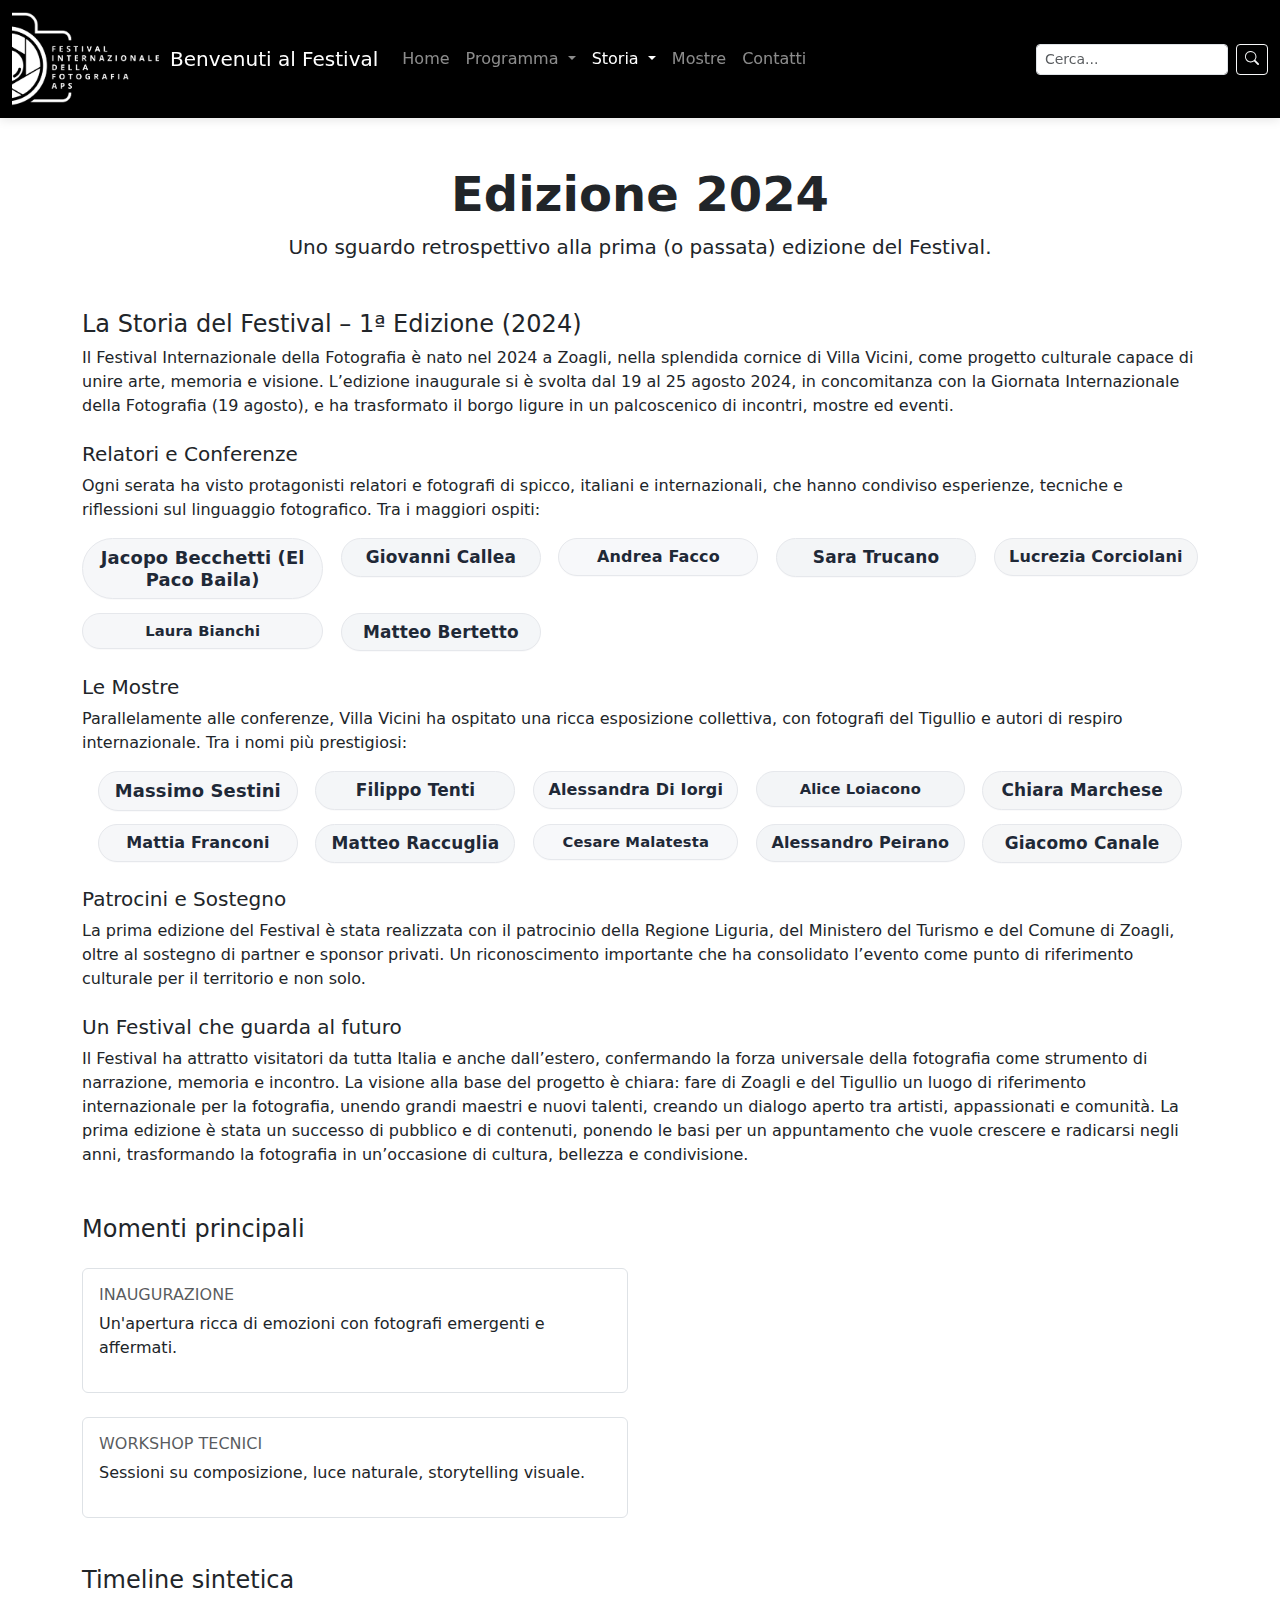
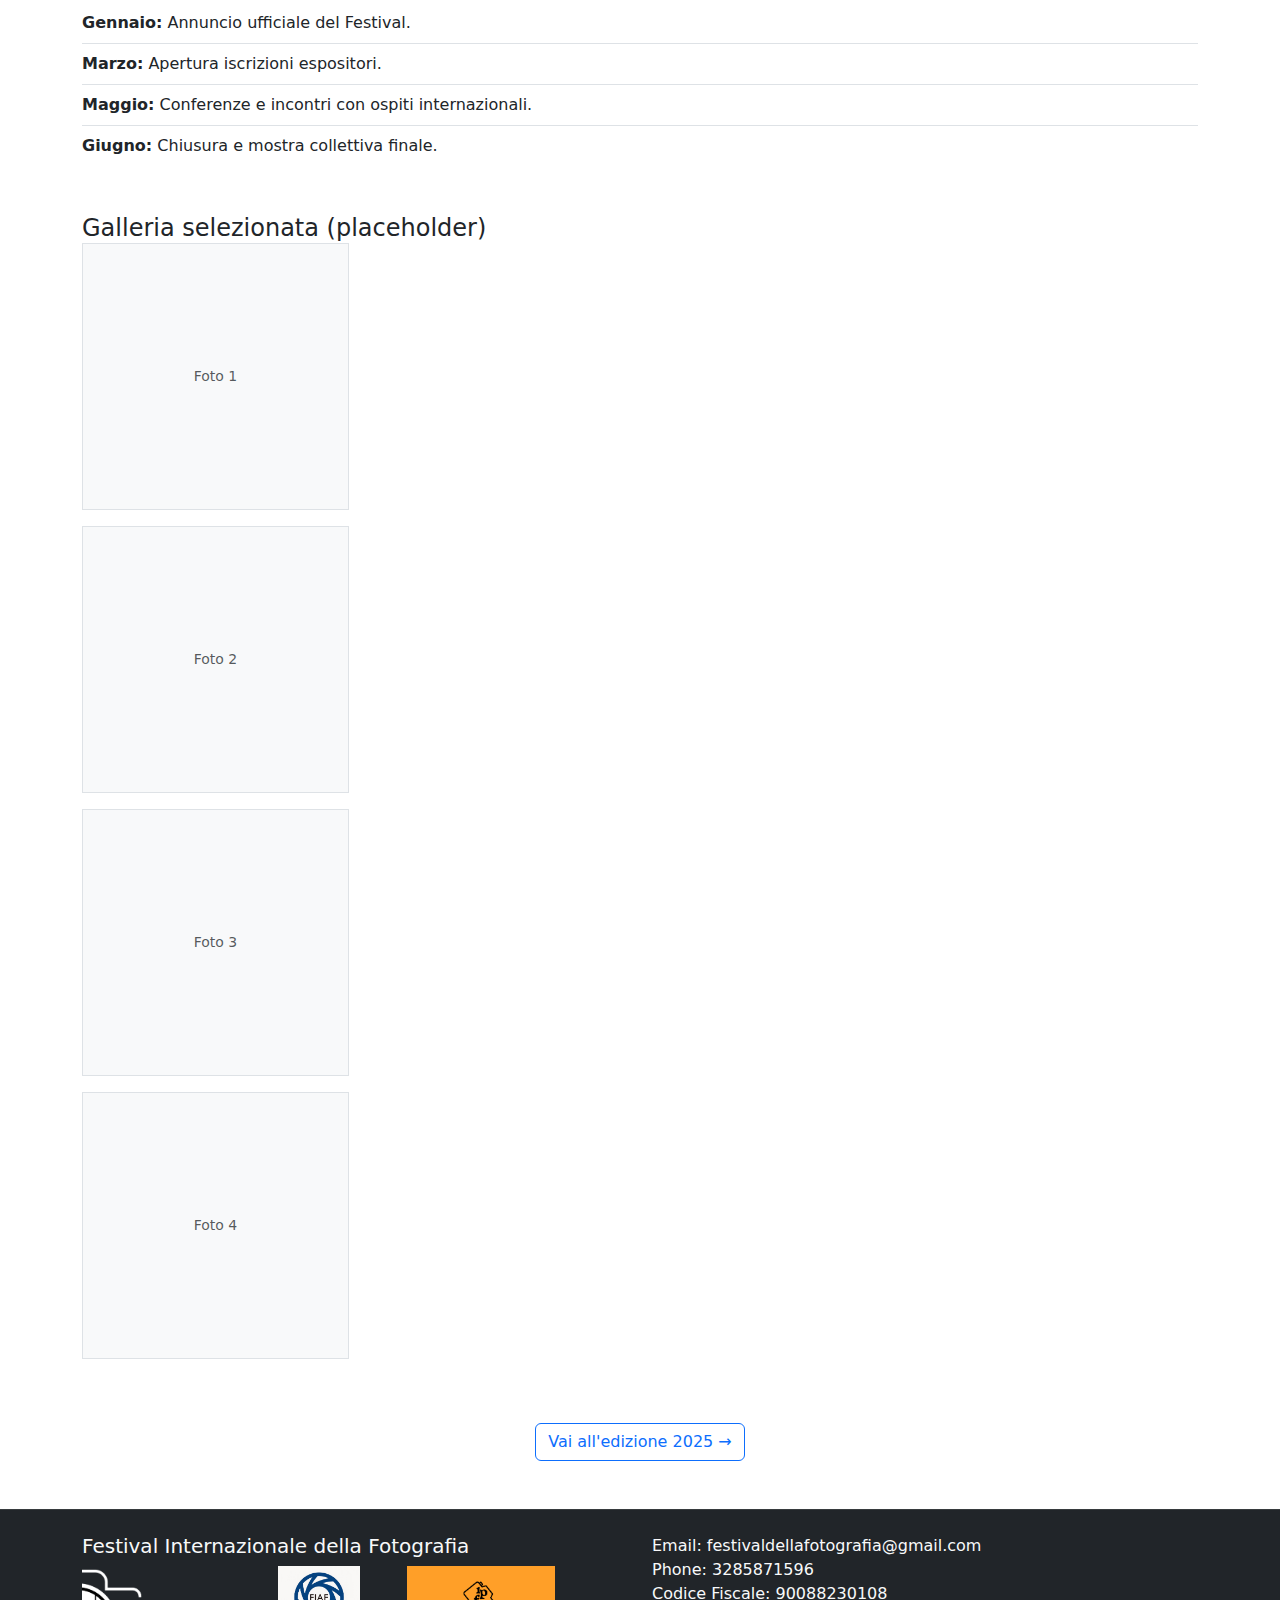
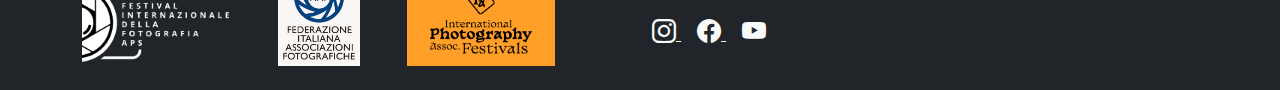
<file: storia-2024.html>
<!DOCTYPE html>
<html lang="it">
<head>
    <meta charset="UTF-8">
    <meta name="viewport" content="width=device-width, initial-scale=1.0">
    <title>Storia 2024 - Festival Internazionale della Fotografia</title>
    <link href="https://cdn.jsdelivr.net/npm/bootstrap@5.3.3/dist/css/bootstrap.min.css" rel="stylesheet">
    <link href="https://cdn.jsdelivr.net/npm/bootstrap-icons@1.10.5/font/bootstrap-icons.css" rel="stylesheet">
    <link href="style.css" rel="stylesheet">
    <link rel="stylesheet" href="storia-2024.css">
</head>
<body>

    <!-- Navbar -->
    <nav class="navbar navbar-expand-lg navbar-dark bg-black py-1 sticky-top">
        <div class="container-fluid">
            <a class="navbar-brand d-flex align-items-center" href="index.html">
                <img src="./Immagini/Loghi/Bianco Nero Moderno Minimal Geometrico Monogramma Iniziali Design Logo (1.920 x 1.080 px).zip - 3.png"
                    alt="Logo Festival" class="me-2">
                Benvenuti al Festival
            </a>
            <button class="navbar-toggler" type="button" data-bs-toggle="collapse" data-bs-target="#mainNavbar"
                aria-controls="mainNavbar" aria-expanded="false" aria-label="Toggle navigation">
                <span class="bi bi-list"></span>
            </button>
            <div class="collapse navbar-collapse" id="mainNavbar">
                <ul class="navbar-nav me-auto mb-2 mb-lg-0 flex-row">
                    <li class="nav-item">
                        <a class="nav-link" aria-current="page" href="index.html">Home</a>
                    </li>
                    <li class="nav-item dropdown">
                        <a class="nav-link dropdown-toggle" href="#" id="programmaDropdown" role="button" data-bs-toggle="dropdown" aria-expanded="false">
                            Programma
                        </a>
                        <ul class="dropdown-menu dropdown-menu-dark" aria-labelledby="programmaDropdown">
                            <li><a class="dropdown-item" href="programma.html">2025</a></li>
                            <li><a class="dropdown-item" href="programma-2026.html">2026</a></li>
                        </ul>
                    </li>
                    <li class="nav-item dropdown">
                        <a class="nav-link dropdown-toggle active" href="#" id="storiaDropdown" role="button"
                            data-bs-toggle="dropdown" aria-expanded="false">
                            Storia
                        </a>
                        <ul class="dropdown-menu dropdown-menu-dark" aria-labelledby="storiaDropdown">
                            <li><a class="dropdown-item" href="storia-2024.html">2024</a></li>
                            <li><a class="dropdown-item" href="storia-2025.html">2025</a></li>
                            <li><a class="dropdown-item" href="storia-2026.html">2026</a></li>
                        </ul>
                    </li>
                    <li class="nav-item">
                        <a class="nav-link" href="mostre.html">Mostre</a>
                    </li>
                    <li class="nav-item">
                        <a class="nav-link" href="contattaci.html">Contatti</a>
                    </li>

                </ul>
                <!-- Barra di ricerca -->
                <form class="d-flex ms-auto my-2 my-lg-0" role="search" id="siteSearchForm">
                    <input class="form-control form-control-sm me-2" type="search" placeholder="Cerca..." aria-label="Cerca" id="siteSearchInput">
                    <button class="btn btn-outline-light btn-sm" type="submit">
                        <i class="bi bi-search"></i>
                    </button>
                </form>
            </div>
        </div>
    </nav>

    <main class="container my-5">
        <header class="mb-5 text-center">
            <h1 class="display-5 fw-bold">Edizione 2024</h1>
            <p class="lead">Uno sguardo retrospettivo alla prima (o passata) edizione del Festival.</p>
        </header>

        <!-- Storyline 2024 -->
        <section class="storyline mb-5">
            <h2 class="h4">La Storia del Festival – 1ª Edizione (2024)</h2>
            <p>Il Festival Internazionale della Fotografia è nato nel 2024 a Zoagli, nella splendida cornice di Villa Vicini, come progetto culturale capace di unire arte, memoria e visione. L’edizione inaugurale si è svolta dal 19 al 25 agosto 2024, in concomitanza con la Giornata Internazionale della Fotografia (19 agosto), e ha trasformato il borgo ligure in un palcoscenico di incontri, mostre ed eventi.</p>

            <h3 class="h5 mt-4">Relatori e Conferenze</h3>
            <p>Ogni serata ha visto protagonisti relatori e fotografi di spicco, italiani e internazionali, che hanno condiviso esperienze, tecniche e riflessioni sul linguaggio fotografico. Tra i maggiori ospiti:</p>

            <!-- Sostituzione griglia foto con name cloud -->
            <div class="name-cloud mt-2">
                <span class="name-chip xl">Jacopo Becchetti (El Paco Baila)</span>
                <span class="name-chip lg">Giovanni Callea</span>
                <span class="name-chip md">Andrea Facco</span>
                <span class="name-chip lg">Sara Trucano</span>
                <span class="name-chip md">Lucrezia Corciolani</span>
                <span class="name-chip sm">Laura Bianchi</span>
                <span class="name-chip lg">Matteo Bertetto</span>
            </div>

            <h3 class="h5 mt-4">Le Mostre</h3>
            <p>Parallelamente alle conferenze, Villa Vicini ha ospitato una ricca esposizione collettiva, con fotografi del Tigullio e autori di respiro internazionale. Tra i nomi più prestigiosi:</p>

            <!-- Sostituzione griglia foto con name cloud -->
            <div class="name-cloud mt-2">
                <span class="name-chip xl">Massimo Sestini</span>
                <span class="name-chip lg">Filippo Tenti</span>
                <span class="name-chip md">Alessandra Di Iorgi</span>
                <span class="name-chip sm">Alice Loiacono</span>
                <span class="name-chip lg">Chiara Marchese</span>
                <span class="name-chip md">Mattia Franconi</span>
                <span class="name-chip lg">Matteo Raccuglia</span>
                <span class="name-chip sm">Cesare Malatesta</span>
                <span class="name-chip md">Alessandro Peirano</span>
                <span class="name-chip lg">Giacomo Canale</span>
            </div>

            <h3 class="h5 mt-4">Patrocini e Sostegno</h3>
            <p>La prima edizione del Festival è stata realizzata con il patrocinio della Regione Liguria, del Ministero del Turismo e del Comune di Zoagli, oltre al sostegno di partner e sponsor privati. Un riconoscimento importante che ha consolidato l’evento come punto di riferimento culturale per il territorio e non solo.</p>

            <h3 class="h5 mt-4">Un Festival che guarda al futuro</h3>
            <p>Il Festival ha attratto visitatori da tutta Italia e anche dall’estero, confermando la forza universale della fotografia come strumento di narrazione, memoria e incontro. La visione alla base del progetto è chiara: fare di Zoagli e del Tigullio un luogo di riferimento internazionale per la fotografia, unendo grandi maestri e nuovi talenti, creando un dialogo aperto tra artisti, appassionati e comunità. La prima edizione è stata un successo di pubblico e di contenuti, ponendo le basi per un appuntamento che vuole crescere e radicarsi negli anni, trasformando la fotografia in un’occasione di cultura, bellezza e condivisione.</p>
        </section>

        <section class="mb-5">
            <h2 class="h4">Momenti principali</h2>
            <div class="row g-4 mt-2">
                <div class="col-md-6">
                    <div class="p-3 border rounded h-100">
                        <h3 class="h6 text-uppercase text-muted">Inaugurazione</h3>
                        <p>Un'apertura ricca di emozioni con fotografi emergenti e affermati.</p>
                    </div>
                </div>
                <div class="col-md-6">
                    <div class="p-3 border rounded h-100">
                        <h3 class="h6 text-uppercase text-muted">Workshop Tecnici</h3>
                        <p>Sessioni su composizione, luce naturale, storytelling visuale.</p>
                    </div>
                </div>
            </div>
        </section>

        <section class="mb-5">
            <h2 class="h4">Timeline sintetica</h2>
            <ul class="list-group list-group-flush">
                <li class="list-group-item px-0">
                    <strong>Gennaio:</strong> Annuncio ufficiale del Festival.
                </li>
                <li class="list-group-item px-0">
                    <strong>Marzo:</strong> Apertura iscrizioni espositori.
                </li>
                <li class="list-group-item px-0">
                    <strong>Maggio:</strong> Conferenze e incontri con ospiti internazionali.
                </li>
                <li class="list-group-item px-0">
                    <strong>Giugno:</strong> Chiusura e mostra collettiva finale.
                </li>
            </ul>
        </section>

        <section class="mb-5">
            <h2 class="h4">Galleria selezionata (placeholder)</h2>
            <div class="row g-3">
                <div class="col-6 col-md-3"><div class="ratio ratio-1x1 bg-light border d-flex align-items-center justify-content-center small text-muted">Foto 1</div></div>
                <div class="col-6 col-md-3"><div class="ratio ratio-1x1 bg-light border d-flex align-items-center justify-content-center small text-muted">Foto 2</div></div>
                <div class="col-6 col-md-3"><div class="ratio ratio-1x1 bg-light border d-flex align-items-center justify-content-center small text-muted">Foto 3</div></div>
                <div class="col-6 col-md-3"><div class="ratio ratio-1x1 bg-light border d-flex align-items-center justify-content-center small text-muted">Foto 4</div></div>
            </div>
        </section>

        <div class="text-center">
            <a href="storia-2025.html" class="btn btn-outline-primary mt-3">
                Vai all'edizione 2025 →
            </a>
        </div>
    </main>

     <!-- Footer -->
    <footer class="bg-dark text-light py-4 mt-5">
        <div class="container">
            <div class="row">
                <div class="col-md-6 mb-3 mb-md-0">
                    <h5>Festival Internazionale della Fotografia</h5>
                    <div class="d-flex align-items-center" style="gap:12px; margin-top:8px;">
                        <img src="./Immagini/Loghi/Bianco Nero Moderno Minimal Geometrico Monogramma Iniziali Design Logo (1.920 x 1.080 px).zip - 3.png"
                            alt="Logo Festival" style="width:150px; height:100px; object-fit:contain;">
                        <img src="./Immagini/Loghi/FIAF.jpeg" alt="FIAF" style="width:150px; height:100px; object-fit:contain;">
                        <img src="./Immagini/Loghi/IPFA.png" alt="IPFA" style="width:150px; height:100px; object-fit:contain;">
                    </div>
                </div>
                <div class="col-md-6">
                    <ul class="list-unstyled mb-2">
                        <li>Email: festivaldellafotografia@gmail.com</li>
                        <li>Phone: 3285871596</li>
                        <li>Codice Fiscale: 90088230108</li>
                    </ul>
                    <div>
                        <a href="https://www.instagram.com/festivalintdellafotografia/" target="_blank" class="text-light me-3">
                            <i class="bi bi-instagram" style="font-size: 1.5rem;"></i>
                        </a>
                        <a href="https://www.facebook.com/share/16msZjtmwe/?mibextid=wwXIfr" target="_blank" class="text-light me-3">
                            <i class="bi bi-facebook" style="font-size: 1.5rem;"></i>
                        </a>
                        <a href="https://youtube.com/@festivalintdellafotografia?si=FAeP2rAmRvADMcnM" target="_blank" class="text-light">
                            <i class="bi bi-youtube" style="font-size: 1.5rem;"></i>
                        </a>
                    </div>
                </div>
            </div>
        </div>
    </footer>

    
    <script src="https://cdn.jsdelivr.net/npm/bootstrap@5.3.3/dist/js/bootstrap.bundle.min.js"></script>
    <script src="main.js"></script>
</body>
</html>
</file>
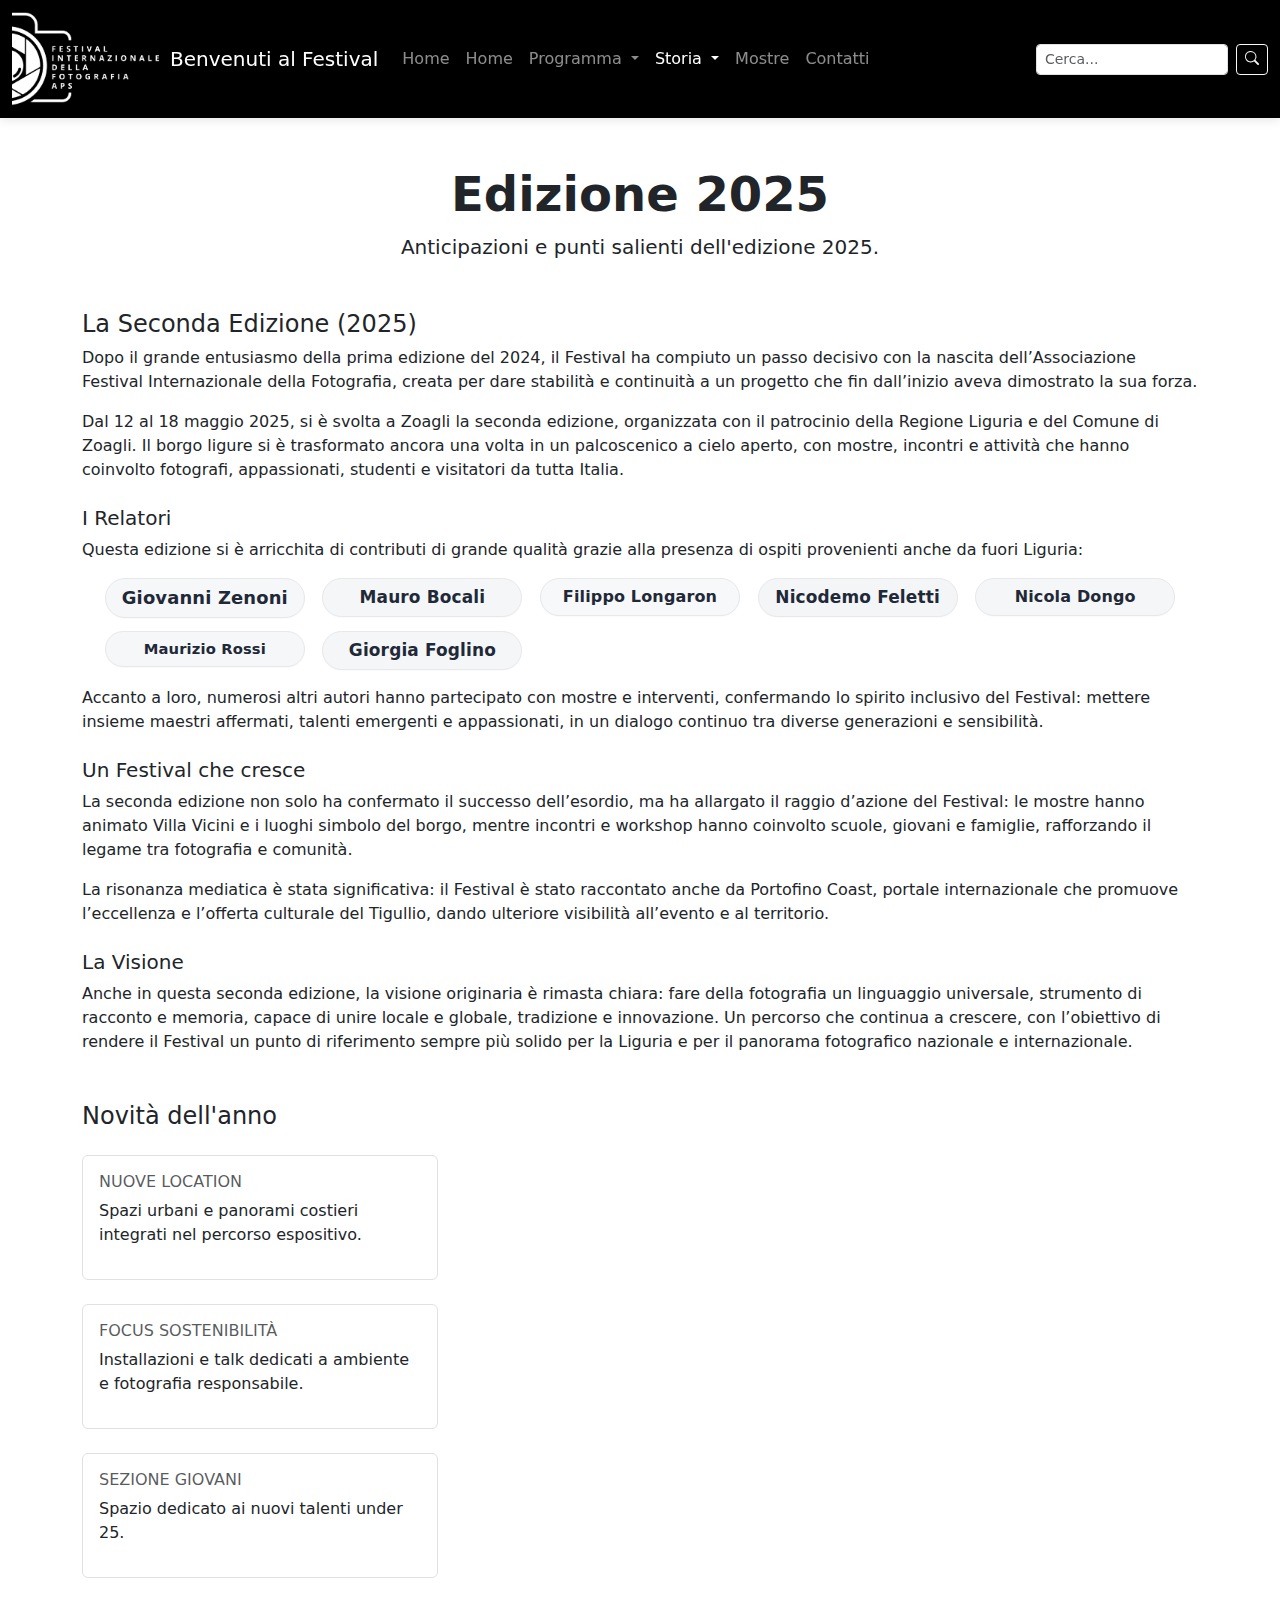
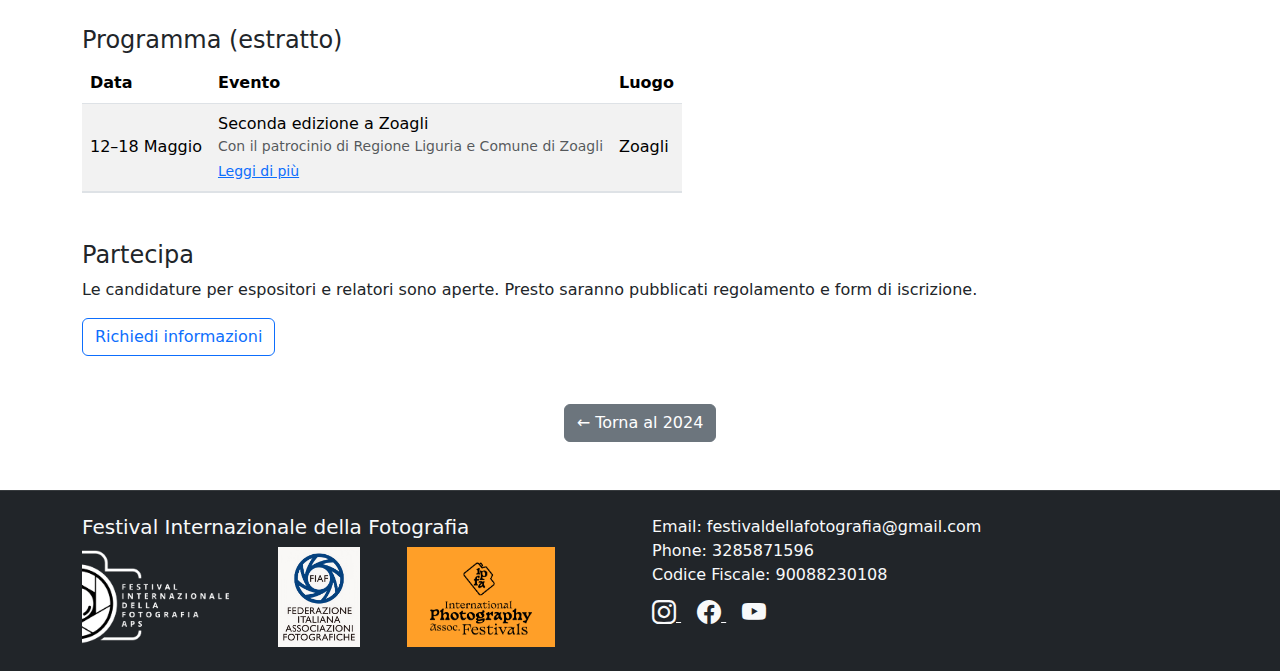
<file: storia-2025.html>
<!DOCTYPE html>
<html lang="it">
<head>
    <meta charset="UTF-8">
    <meta name="viewport" content="width=device-width, initial-scale=1.0">
    <title>Storia 2025 - Festival Internazionale della Fotografia</title>
    <link rel="icon" type="image/png" sizes="32x32" href="./Immagini/Favicon/favicon.png">
    <link href="https://cdn.jsdelivr.net/npm/bootstrap@5.3.3/dist/css/bootstrap.min.css" rel="stylesheet">
    <link href="https://cdn.jsdelivr.net/npm/bootstrap-icons@1.10.5/font/bootstrap-icons.css" rel="stylesheet">
    <link href="style.css" rel="stylesheet">
    <link rel="stylesheet" href="storia-2024.css">
</head>
<body>

     <!-- Navbar -->
    <nav class="navbar navbar-expand-lg navbar-dark bg-black py-1 sticky-top">
        <div class="container-fluid">
            <a class="navbar-brand d-flex align-items-center" href="index.html">
                <img src="./Immagini/Loghi/Bianco Nero Moderno Minimal Geometrico Monogramma Iniziali Design Logo (1.920 x 1.080 px).zip - 3.png"
                    alt="Logo Festival" class="me-2">
                Benvenuti al Festival
            </a>
            <button class="navbar-toggler" type="button" data-bs-toggle="collapse" data-bs-target="#mainNavbar"
                aria-controls="mainNavbar" aria-expanded="false" aria-label="Toggle navigation">
                <span class="bi bi-list"></span>
            </button>
            <div class="collapse navbar-collapse" id="mainNavbar">
                <ul class="navbar-nav me-auto mb-2 mb-lg-0 flex-row">
                    <li class="nav-item">
                        <a class="nav-link" aria-current="page" href="index.html">Home</a>
                    </li>
          <li class="nav-item"><a class="nav-link" href="index.html">Home</a></li>
                    <li class="nav-item dropdown">
                        <a class="nav-link dropdown-toggle" href="#" id="programmaDropdown" role="button" data-bs-toggle="dropdown" aria-expanded="false">
                            Programma
                        </a>
                        <ul class="dropdown-menu dropdown-menu-dark" aria-labelledby="programmaDropdown">
                            <li><a class="dropdown-item" href="programma.html">2025</a></li>
                            <li><a class="dropdown-item" href="programma-2026.html">2026</a></li>
                        </ul>
                    </li>
                    <li class="nav-item dropdown">
                        <a class="nav-link dropdown-toggle active" href="#" id="storiaDropdown" role="button"
                            data-bs-toggle="dropdown" aria-expanded="false">
                            Storia
                        </a>
                        <ul class="dropdown-menu dropdown-menu-dark" aria-labelledby="storiaDropdown">
                            <li><a class="dropdown-item" href="storia-2024.html">2024</a></li>
                            <li><a class="dropdown-item" href="storia-2025.html">2025</a></li>
                            <li><a class="dropdown-item" href="storia-2026.html">2026</a></li>
                        </ul>
                    </li>
                    <li class="nav-item">
                        <a class="nav-link" href="mostre.html">Mostre</a>
                    </li>
                    <li class="nav-item">
                        <a class="nav-link" href="contattaci.html">Contatti</a>
                    </li>

                </ul>
                <!-- Barra di ricerca -->
                <form class="d-flex ms-auto my-2 my-lg-0" role="search" id="siteSearchForm">
                    <input class="form-control form-control-sm me-2" type="search" placeholder="Cerca..." aria-label="Cerca" id="siteSearchInput">
                    <button class="btn btn-outline-light btn-sm" type="submit">
                        <i class="bi bi-search"></i>
                    </button>
                </form>
            </div>
        </div>
    </nav>
        <!-- Main Content -->
<main class="container my-5">
    <header class="mb-5 text-center">
        <h1 class="display-5 fw-bold">Edizione 2025</h1>
        <p class="lead">Anticipazioni e punti salienti dell'edizione 2025.</p>
    </header>

    <!-- Storyline 2025 -->
    <section class="storyline mb-5">
        <h2 class="h4">La Seconda Edizione (2025)</h2>
        <p>Dopo il grande entusiasmo della prima edizione del 2024, il Festival ha compiuto un passo decisivo con la nascita dell’Associazione Festival Internazionale della Fotografia, creata per dare stabilità e continuità a un progetto che fin dall’inizio aveva dimostrato la sua forza.</p>
        <p>Dal 12 al 18 maggio 2025, si è svolta a Zoagli la seconda edizione, organizzata con il patrocinio della Regione Liguria e del Comune di Zoagli. Il borgo ligure si è trasformato ancora una volta in un palcoscenico a cielo aperto, con mostre, incontri e attività che hanno coinvolto fotografi, appassionati, studenti e visitatori da tutta Italia.</p>

        <h3 class="h5 mt-4">I Relatori</h3>
        <p>Questa edizione si è arricchita di contributi di grande qualità grazie alla presenza di ospiti provenienti anche da fuori Liguria:</p>

        <!-- Sostituzione griglia foto con name cloud elegante -->
        <div class="name-cloud mt-2">
            <span class="name-chip xl">Giovanni Zenoni</span>
            <span class="name-chip lg">Mauro Bocali</span>
            <span class="name-chip md">Filippo Longaron</span>
            <span class="name-chip lg">Nicodemo Feletti</span>
            <span class="name-chip md">Nicola Dongo</span>
            <span class="name-chip sm">Maurizio Rossi</span>
            <span class="name-chip lg">Giorgia Foglino</span>
        </div>

        <p class="mt-3">Accanto a loro, numerosi altri autori hanno partecipato con mostre e interventi, confermando lo spirito inclusivo del Festival: mettere insieme maestri affermati, talenti emergenti e appassionati, in un dialogo continuo tra diverse generazioni e sensibilità.</p>

        <h3 class="h5 mt-4">Un Festival che cresce</h3>
        <p>La seconda edizione non solo ha confermato il successo dell’esordio, ma ha allargato il raggio d’azione del Festival: le mostre hanno animato Villa Vicini e i luoghi simbolo del borgo, mentre incontri e workshop hanno coinvolto scuole, giovani e famiglie, rafforzando il legame tra fotografia e comunità.</p>
        <p>La risonanza mediatica è stata significativa: il Festival è stato raccontato anche da Portofino Coast, portale internazionale che promuove l’eccellenza e l’offerta culturale del Tigullio, dando ulteriore visibilità all’evento e al territorio.</p>

        <h3 class="h5 mt-4">La Visione</h3>
        <p>Anche in questa seconda edizione, la visione originaria è rimasta chiara: fare della fotografia un linguaggio universale, strumento di racconto e memoria, capace di unire locale e globale, tradizione e innovazione. Un percorso che continua a crescere, con l’obiettivo di rendere il Festival un punto di riferimento sempre più solido per la Liguria e per il panorama fotografico nazionale e internazionale.</p>
    </section>

    <section class="mb-5">
        <h2 class="h4">Novità dell'anno</h2>
        <div class="row g-4 mt-1">
            <div class="col-md-4">
                <div class="p-3 border rounded h-100">
                    <h3 class="h6 text-uppercase text-muted">Nuove Location</h3>
                    <p>Spazi urbani e panorami costieri integrati nel percorso espositivo.</p>
                </div>
            </div>
            <div class="col-md-4">
                <div class="p-3 border rounded h-100">
                    <h3 class="h6 text-uppercase text-muted">Focus Sostenibilità</h3>
                    <p>Installazioni e talk dedicati a ambiente e fotografia responsabile.</p>
                </div>
            </div>
            <div class="col-md-4">
                <div class="p-3 border rounded h-100">
                    <h3 class="h6 text-uppercase text-muted">Sezione Giovani</h3>
                    <p>Spazio dedicato ai nuovi talenti under 25.</p>
                </div>
            </div>
        </div>
    </section>

    <section class="mb-5">
        <h2 class="h4">Programma (estratto)</h2>
        <table class="table table-striped align-middle">
            <thead>
                <tr>
                    <th>Data</th>
                    <th>Evento</th>
                    <th>Luogo</th>
                </tr>
            </thead>
            <tbody>
                <!-- Nuova riga contestuale con dettagli espandibili a larghezza piena -->
                <tr>
                    <td>12–18 Maggio</td>
                    <td>
                        Seconda edizione a Zoagli
                        <small class="text-muted d-block">Con il patrocinio di Regione Liguria e Comune di Zoagli</small>
                        <a class="small d-inline-block mt-1" data-bs-toggle="collapse" href="#prog2025DetailsRow" role="button" aria-expanded="false" aria-controls="prog2025DetailsRow">Leggi di più</a>
                    </td>
                    <td>Zoagli</td>
                </tr>
                <tr>
                    <td colspan="3" class="p-0">
                        <div class="collapse" id="prog2025DetailsRow">
                            <div class="p-3 bg-light border-top">
                                <p class="mb-0 small">Dal 12 al 18 maggio 2025, si è svolta a Zoagli la seconda edizione del Festival, organizzata con il patrocinio della Regione Liguria e del Comune di Zoagli. Il borgo ligure si è trasformato ancora una volta in un palcoscenico a cielo aperto, con mostre, incontri e attività che hanno coinvolto fotografi, appassionati, studenti e visitatori da tutta Italia.</p>
                            </div>
                        </div>
                    </td>
                </tr>
            </tbody>
        </table>
    </section>

    <section class="mb-5">
        <h2 class="h4">Partecipa</h2>
        <p>Le candidature per espositori e relatori sono aperte. Presto saranno pubblicati regolamento e form di iscrizione.</p>
        <a href="contattaci.html" class="btn btn-outline-primary">Richiedi informazioni</a>
    </section>

    <div class="text-center mt-4">
        <a href="storia-2024.html" class="btn btn-secondary">← Torna al 2024</a>
    </div>
</main>

    <!-- Footer -->
    <footer class="bg-dark text-light py-4 mt-5">
        <div class="container">
            <div class="row">
                <div class="col-md-6 mb-3 mb-md-0">
                    <h5>Festival Internazionale della Fotografia</h5>
                    <div class="d-flex align-items-center" style="gap:12px; margin-top:8px;">
                        <img src="./Immagini/Loghi/Bianco Nero Moderno Minimal Geometrico Monogramma Iniziali Design Logo (1.920 x 1.080 px).zip - 3.png"
                            alt="Logo Festival" style="width:150px; height:100px; object-fit:contain;">
                        <img src="./Immagini/Loghi/FIAF.jpeg" alt="FIAF" style="width:150px; height:100px; object-fit:contain;">
                        <img src="./Immagini/Loghi/IPFA.png" alt="IPFA" style="width:150px; height:100px; object-fit:contain;">
                    </div>
                </div>
                <div class="col-md-6">
                    <ul class="list-unstyled mb-2">
                        <li>Email: festivaldellafotografia@gmail.com</li>
                        <li>Phone: 3285871596</li>
                        <li>Codice Fiscale: 90088230108</li>
                    </ul>
                    <div>
                        <a href="https://www.instagram.com/festivalintdellafotografia/" target="_blank" class="text-light me-3">
                            <i class="bi bi-instagram" style="font-size: 1.5rem;"></i>
                        </a>
                        <a href="https://www.facebook.com/share/16msZjtmwe/?mibextid=wwXIfr" target="_blank" class="text-light me-3">
                            <i class="bi bi-facebook" style="font-size: 1.5rem;"></i>
                        </a>
                        <a href="https://youtube.com/@festivalintdellafotografia?si=FAeP2rAmRvADMcnM" target="_blank" class="text-light">
                            <i class="bi bi-youtube" style="font-size: 1.5rem;"></i>
                        </a>
                    </div>
                </div>
            </div>
        </div>
    </footer>


    
<script src="https://cdn.jsdelivr.net/npm/bootstrap@5.3.3/dist/js/bootstrap.bundle.min.js"></script>
<script src="main.js"></script>
</body>
</html>
</file>
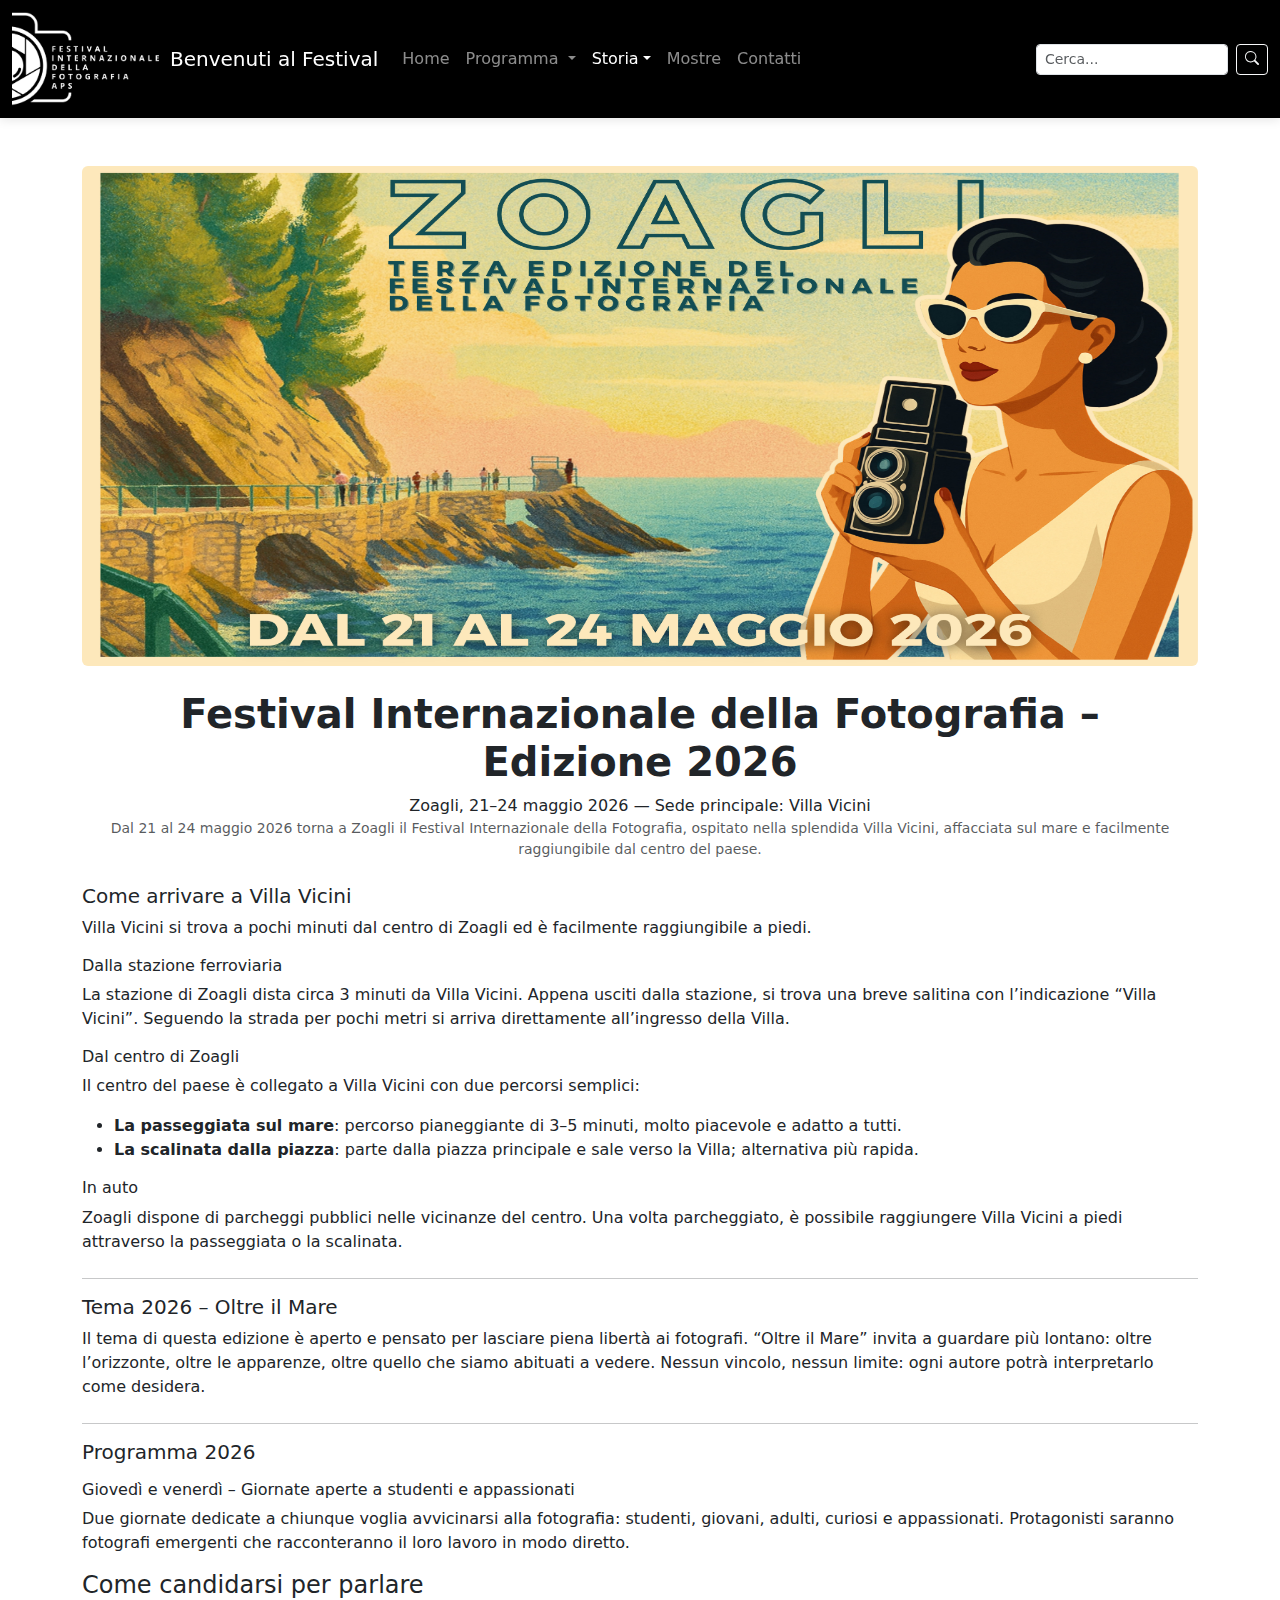
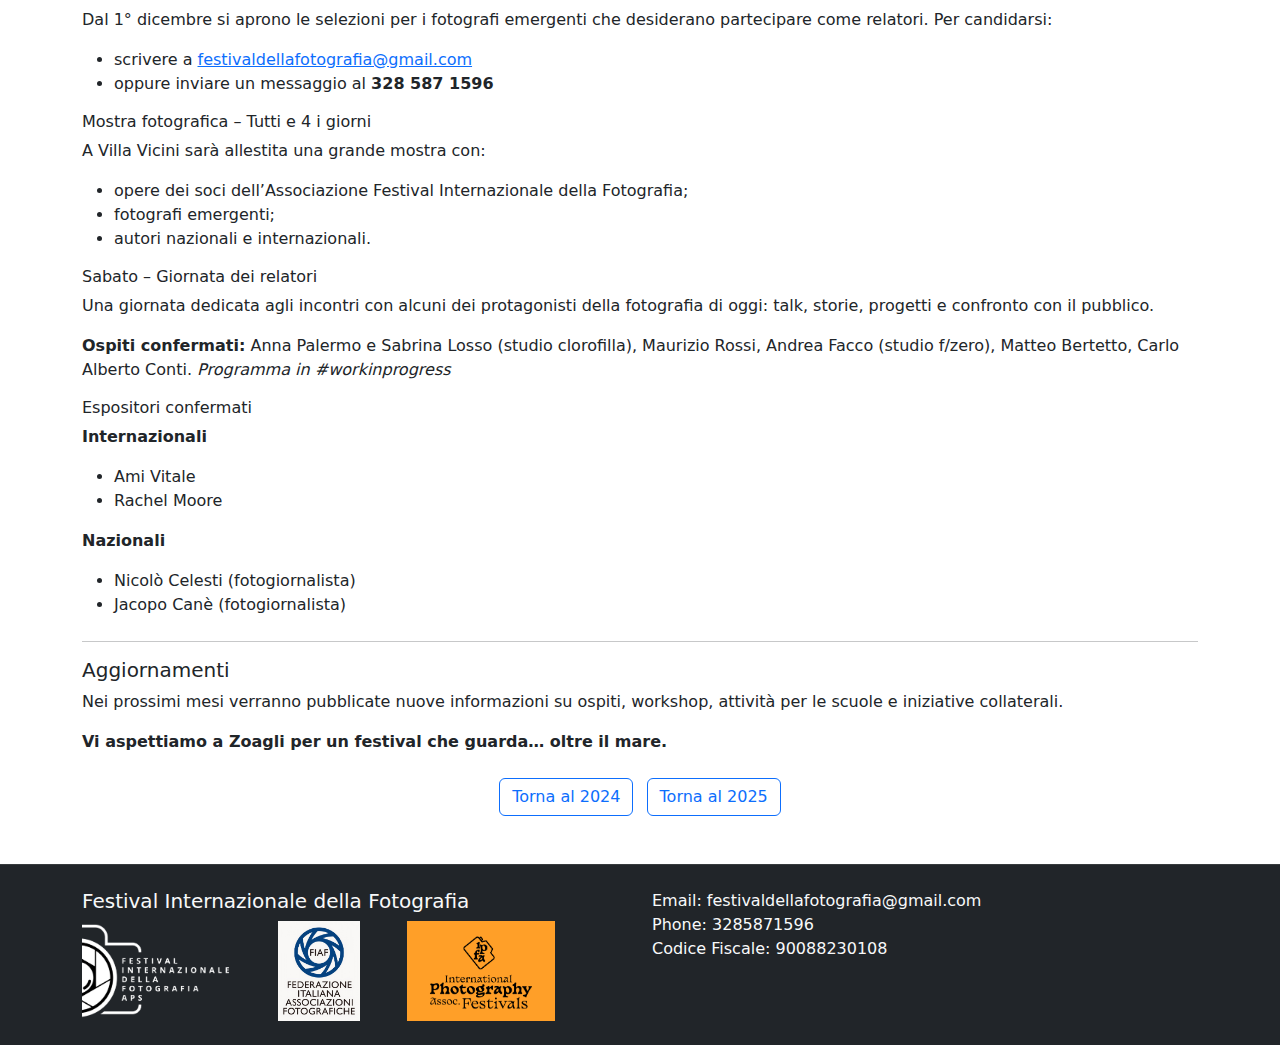
<file: storia-2026.html>
<!DOCTYPE html>
<html lang="it">

<head>
  <meta charset="UTF-8">
  <meta name="viewport" content="width=device-width, initial-scale=1">
  <title>Storia 2026 - Festival Internazionale della Fotografia</title>
  <link rel="icon" type="image/png" sizes="32x32" href="./Immagini/Favicon/favicon.png">
  <link href="https://cdn.jsdelivr.net/npm/bootstrap@5.3.3/dist/css/bootstrap.min.css" rel="stylesheet">
  <link href="https://cdn.jsdelivr.net/npm/bootstrap-icons@1.10.5/font/bootstrap-icons.css" rel="stylesheet">
  <link href="style.css" rel="stylesheet">
</head>

<body>

  <!-- Navbar -->
  <nav class="navbar navbar-expand-lg navbar-dark bg-black py-1 sticky-top">
    <div class="container-fluid">
      <a class="navbar-brand d-flex align-items-center" href="index.html">
        <img
          src="./Immagini/Loghi/Bianco Nero Moderno Minimal Geometrico Monogramma Iniziali Design Logo (1.920 x 1.080 px).zip - 3.png"
          alt="Logo Festival" class="me-2">
        Benvenuti al Festival
      </a>
      <button class="navbar-toggler" type="button" data-bs-toggle="collapse" data-bs-target="#mainNavbar"
        aria-controls="mainNavbar" aria-expanded="false" aria-label="Toggle navigation">
        <span class="bi bi-list"></span>
      </button>
      <div class="collapse navbar-collapse" id="mainNavbar">
        <ul class="navbar-nav me-auto mb-2 mb-lg-0 flex-row">
          <li class="nav-item"><a class="nav-link" href="index.html">Home</a></li>
                    <li class="nav-item dropdown">
                        <a class="nav-link dropdown-toggle" href="#" id="programmaDropdown" role="button" data-bs-toggle="dropdown" aria-expanded="false">
                            Programma
                        </a>
                        <ul class="dropdown-menu dropdown-menu-dark" aria-labelledby="programmaDropdown">
                            <li><a class="dropdown-item" href="programma.html">2025</a></li>
                            <li><a class="dropdown-item" href="programma-2026.html">2026</a></li>
                        </ul>
                    </li>
          <li class="nav-item dropdown">
            <a class="nav-link dropdown-toggle active" href="#" id="storiaDropdown" role="button"
              data-bs-toggle="dropdown" aria-expanded="false">Storia</a>
            <ul class="dropdown-menu dropdown-menu-dark" aria-labelledby="storiaDropdown">
              <li><a class="dropdown-item" href="storia-2024.html">2024</a></li>
              <li><a class="dropdown-item" href="storia-2025.html">2025</a></li>
              <li><a class="dropdown-item active" href="storia-2026.html">2026</a></li>
            </ul>
          </li>
          <li class="nav-item"><a class="nav-link" href="mostre.html">Mostre</a></li>
          <li class="nav-item"><a class="nav-link" href="contattaci.html">Contatti</a></li>
        </ul>
        <form class="d-flex ms-auto my-2 my-lg-0" role="search" id="siteSearchForm">
          <input class="form-control form-control-sm me-2" type="search" placeholder="Cerca..." aria-label="Cerca"
            id="siteSearchInput">
          <button class="btn btn-outline-light btn-sm" type="submit"><i class="bi bi-search"></i></button>
        </form>
      </div>
    </div>
  </nav>

  <!-- Main Content -->
  <main class="container my-5">
    <!-- BANNER: immagine responsive prima del titolo -->
    <div class="page-banner mb-4">
      <img src="./Immagini/Sfondi/Banner2026.jpg" alt="Banner Festival 2026 - Villa Vicini" class="w-100 rounded"
        style="max-height:500px; object-fit:fill; display:block;">
    </div>

    <header class="mb-4 text-center">
      <h1 class="display-6 fw-bold">Festival Internazionale della Fotografia – Edizione 2026</h1>
      <p class="mb-0">Zoagli, 21–24 maggio 2026 — Sede principale: Villa Vicini</p>
      <p class="small text-muted">Dal 21 al 24 maggio 2026 torna a Zoagli il Festival Internazionale della Fotografia,
        ospitato nella splendida Villa Vicini, affacciata sul mare e facilmente raggiungibile dal centro del paese.</p>
    </header>

    <section class="mb-4">
      <h2 class="h5">Come arrivare a Villa Vicini</h2>
      <p>Villa Vicini si trova a pochi minuti dal centro di Zoagli ed è facilmente raggiungibile a piedi.</p>

      <h3 class="h6 mt-3">Dalla stazione ferroviaria</h3>
      <p>La stazione di Zoagli dista circa 3 minuti da Villa Vicini. Appena usciti dalla stazione, si trova una breve
        salitina con l’indicazione “Villa Vicini”. Seguendo la strada per pochi metri si arriva direttamente
        all’ingresso della Villa.</p>

      <h3 class="h6 mt-3">Dal centro di Zoagli</h3>
      <p>Il centro del paese è collegato a Villa Vicini con due percorsi semplici:</p>
      <ul>
        <li><strong>La passeggiata sul mare</strong>: percorso pianeggiante di 3–5 minuti, molto piacevole e adatto a
          tutti.</li>
        <li><strong>La scalinata dalla piazza</strong>: parte dalla piazza principale e sale verso la Villa; alternativa
          più rapida.</li>
      </ul>

      <h3 class="h6 mt-3">In auto</h3>
      <p>Zoagli dispone di parcheggi pubblici nelle vicinanze del centro. Una volta parcheggiato, è possibile
        raggiungere Villa Vicini a piedi attraverso la passeggiata o la scalinata.</p>
    </section>

    <hr>

    <section class="mb-4">
      <h2 class="h5">Tema 2026 – Oltre il Mare</h2>
      <p>Il tema di questa edizione è aperto e pensato per lasciare piena libertà ai fotografi. “Oltre il Mare” invita a
        guardare più lontano: oltre l’orizzonte, oltre le apparenze, oltre quello che siamo abituati a vedere. Nessun
        vincolo, nessun limite: ogni autore potrà interpretarlo come desidera.</p>
    </section>

    <hr>

    <section class="mb-4">
      <h2 class="h5">Programma 2026</h2>

      <h3 class="h6 mt-3">Giovedì e venerdì – Giornate aperte a studenti e appassionati</h3>
      <p>Due giornate dedicate a chiunque voglia avvicinarsi alla fotografia: studenti, giovani, adulti, curiosi e
        appassionati. Protagonisti saranno fotografi emergenti che racconteranno il loro lavoro in modo diretto.</p>

      <h4 class="mt-2">Come candidarsi per parlare</h4>
      <p>Dal 1° dicembre si aprono le selezioni per i fotografi emergenti che desiderano partecipare come relatori. Per
        candidarsi:</p>
      <ul>
        <li>scrivere a <a href="mailto:festivaldellafotografia@gmail.com">festivaldellafotografia@gmail.com</a></li>
        <li>oppure inviare un messaggio al <strong>328 587 1596</strong></li>
      </ul>

      <h3 class="h6 mt-3">Mostra fotografica – Tutti e 4 i giorni</h3>
      <p>A Villa Vicini sarà allestita una grande mostra con:</p>
      <ul>
        <li>opere dei soci dell’Associazione Festival Internazionale della Fotografia;</li>
        <li>fotografi emergenti;</li>
        <li>autori nazionali e internazionali.</li>
      </ul>

      <h3 class="h6 mt-3">Sabato – Giornata dei relatori</h3>
      <p>Una giornata dedicata agli incontri con alcuni dei protagonisti della fotografia di oggi: talk, storie,
        progetti e confronto con il pubblico.</p>
      <p><strong>Ospiti confermati:</strong> Anna Palermo e Sabrina Losso (studio clorofilla), Maurizio Rossi, Andrea
        Facco (studio f/zero), Matteo Bertetto, Carlo Alberto Conti. <em>Programma in #workinprogress</em></p>

      <h3 class="h6 mt-3">Espositori confermati</h3>
      <p><strong>Internazionali</strong></p>
      <ul>
        <li>Ami Vitale</li>
        <li>Rachel Moore</li>
      </ul>
      <p class="mt-2"><strong>Nazionali</strong></p>
      <ul>
        <li>Nicolò Celesti (fotogiornalista)</li>
        <li>Jacopo Canè (fotogiornalista)</li>
      </ul>
    </section>

    <hr>

    <section class="mb-4">
      <h2 class="h5">Aggiornamenti</h2>
      <p>Nei prossimi mesi verranno pubblicate nuove informazioni su ospiti, workshop, attività per le scuole e
        iniziative collaterali.</p>
      <p class="fw-semibold">Vi aspettiamo a Zoagli per un festival che guarda… oltre il mare.</p>
    </section>

    <div class="text-center mt-4">
      <a href="storia-2024.html" class="btn btn-outline-primary me-2">Torna al 2024</a>
      <a href="storia-2025.html" class="btn btn-outline-primary">Torna al 2025</a>
    </div>
  </main>
  <!-- Footer -->
  <footer class="bg-dark text-light py-4 mt-5">
    <div class="container">
      <div class="row">
        <div class="col-md-6 mb-3 mb-md-0">
          <h5>Festival Internazionale della Fotografia</h5>
          <div class="d-flex align-items-center" style="gap:12px; margin-top:8px;">
            <img
              src="./Immagini/Loghi/Bianco Nero Moderno Minimal Geometrico Monogramma Iniziali Design Logo (1.920 x 1.080 px).zip - 3.png"
              alt="Logo Festival" style="width:150px; height:100px; object-fit:contain;">
            <img src="./Immagini/Loghi/FIAF.jpeg" alt="FIAF" style="width:150px; height:100px; object-fit:contain;">
            <img src="./Immagini/Loghi/IPFA.png" alt="IPFA" style="width:150px; height:100px; object-fit:contain;">
          </div>
        </div>
        <div class="col-md-6">
          <ul class="list-unstyled mb-2">
            <li>Email: festivaldellafotografia@gmail.com</li>
            <li>Phone: 3285871596</li>
            <li>Codice Fiscale: 90088230108</li>
          </ul>
        </div>
      </div>
    </div>
  </footer>

  <script src="https://cdn.jsdelivr.net/npm/bootstrap@5.3.3/dist/js/bootstrap.bundle.min.js"></script>
  <script src="main.js"></script>
</body>

</html>
</file>
<file: style.css>
/* Card hover effect */
.card {
    transition: transform 0.3s, box-shadow 0.3s;
    opacity: 0;
}

.card:hover {
    transform: scale(1.05);
    box-shadow: 0 0.5rem 1rem rgba(0, 0, 0, .3);
}

/* Hero text animation */
.hero-title {
    animation: heroPop 1.2s cubic-bezier(.68, -0.55, .27, 1.55) forwards;
    opacity: 0;
}

@keyframes heroPop {
    0% {
        opacity: 0;
        transform: scale(0.8);
    }

    60% {
        opacity: 1;
        transform: scale(1.1);
    }

    100% {
        opacity: 1;
        transform: scale(1);
    }
}

/* Banner fade-in */
.banner-fade {
    opacity: 0;
    animation: fadeInUp 1s 0.5s forwards;
}

/* Tagline hero migliorata */
.hero-title {
    line-height: 1.15;
}

.hero-title .hero-kicker {
    font-size: clamp(1rem, 1.1vw + .9rem, 1.35rem);
    letter-spacing: .28em;
    text-transform: uppercase;
    font-weight: 500;
    opacity: .85;
}

.hero-title .hero-main {
    font-size: clamp(2.2rem, 3.6vw + 1rem, 4.2rem);
    font-weight: 700;
    background: linear-gradient(100deg,
            #fff7d1 0%,
            #ffe6c9 18%,
            #ffd7e3 36%,
            #efd6ff 54%,
            #d6ecff 72%,
            #d7f8ef 90%);
    -webkit-background-clip: text;
    background-clip: text;
    color: transparent;
    filter: drop-shadow(0 3px 8px rgba(0, 0, 0, .28));
}

/* Hero title scrolled effect */
.hero-title--scrolled {
    font-size: 2rem !important;
    transform: translateY(-60px) scale(0.7);
    transition: font-size 0.7s cubic-bezier(.68, -0.55, .27, 1.55), transform 0.7s cubic-bezier(.68, -0.55, .27, 1.55), opacity 0.7s;
    opacity: 0.85;
}

/* Hero section and background */
.hero-section {
    position: relative;
    height: 60vh;
    min-height: 400px;
    overflow: hidden;
}

.hero-section img {
    position: fixed;
    top: 0;
    left: 0;
    width: 100vw;
    height: 60vh;
    min-height: 400px;
    object-fit: cover;
    filter: brightness(0.5);
    z-index: 0;
    pointer-events: none;
}

.hero-content {
    position: relative;
    z-index: 1;
    top: 50%;
    transform: translateY(-50%);
    text-align: center;
    color: #fff;
}

/* Sfondo bianco per il resto della pagina */
main,
footer,
.banner-fade,
.row.g-4,
.card,
.navbar {
    background: #fff;
}

.navbar-brand img {
    width: 150px !important;
    height: 100px !important;
    object-fit: contain;
}

/* Mini sezione team */
.team-gallery .main-member img {
    /* uniformata alla dimensione delle altre */
    width: 120px;
    height: 120px;
    object-fit: cover;
}

.team-gallery .sub-member img {
    width: 120px;
    height: 120px;
    object-fit: cover;
}

.team-gallery img {
    transition: transform .3s ease, box-shadow .3s ease;
}

.team-gallery img:hover {
    transform: scale(1.05);
    box-shadow: 0 0.5rem 1rem rgba(0, 0, 0, .35);
}

@media (max-width: 576px) {
    .team-gallery .main-member img {
        width: 180px;
        height: 180px;
    }

    .team-gallery .sub-member img {
        width: 100px;
        height: 100px;
    }
}

/* HERO DINAMICA */
.hero-section {
    height: clamp(340px, 55vh, 560px);
    overflow: hidden;
    --heroOverlayA: rgba(0, 0, 0, .55);
    --heroOverlayB: rgba(0, 0, 0, .15);
    --heroScale: 1;
}

.hero-section::after {
    content: "";
    position: absolute;
    inset: 0;
    background:
        radial-gradient(circle at 70% 35%, rgba(255, 255, 255, .08), transparent 60%),
        linear-gradient(115deg, var(--heroOverlayA), var(--heroOverlayB));
    mix-blend-mode: overlay;
    opacity: .9;
    animation: overlayPulse 9s ease-in-out infinite alternate;
    pointer-events: none;
    z-index: 0;
}

@keyframes overlayPulse {
    0% {
        opacity: .75;
        filter: brightness(.95) saturate(1);
    }

    100% {
        opacity: 1;
        filter: brightness(1.05) saturate(1.15);
    }
}

.hero-bg {
    animation: kenBurns 18s ease-in-out infinite alternate;
    transform-origin: center;
    will-change: transform;
    filter: brightness(.55) contrast(1.05);
}

@keyframes kenBurns {
    0% {
        transform: scale(1) translateY(0);
    }

    100% {
        transform: scale(1.15) translateY(-3%);
    }
}

.hero-title {
    opacity: 0;
    transform: translateY(25px) scale(.97);
    letter-spacing: .5px;
    animation: heroTitleIn 1.4s cubic-bezier(.25, .9, .25, 1.1) .3s forwards;
    position: relative;
}

.hero-title::after {
    content: "";
    position: absolute;
    left: 50%;
    bottom: -12px;
    width: 0;
    height: 3px;
    background: linear-gradient(90deg, #ffc107, #0dcaf0, #6610f2);
    border-radius: 2px;
    transform: translateX(-50%);
    animation: underlineGrow 1.2s .9s ease forwards;
}

@keyframes heroTitleIn {
    0% {
        opacity: 0;
        transform: translateY(35px) scale(.92);
    }

    55% {
        opacity: 1;
        transform: translateY(-4px) scale(1.01);
    }

    100% {
        opacity: 1;
        transform: translateY(0) scale(1);
    }
}

@keyframes underlineGrow {
    to {
        width: 230px;
    }
}

.scroll-indicator {
    position: absolute;
    left: 50%;
    bottom: 14px;
    transform: translateX(-50%);
    color: #ffffff;
    font-size: 1.35rem;
    opacity: .75;
    animation: bounce 2.2s ease-in-out infinite;
    z-index: 2;
    cursor: default;
    user-select: none;
}

@keyframes bounce {

    0%,
    100% {
        transform: translate(-50%, 0);
    }

    50% {
        transform: translate(-50%, -12px);
    }
}

/* Effetto shrink / parallax su scroll */
.hero-section.dynamic-shrink {
    transition: height .6s ease;
}

.hero-section.is-shrunk {
    height: clamp(260px, 38vh, 420px);
}

@media (max-width: 576px) {
    .hero-title::after {
        width: 0;
    }

    @keyframes underlineGrow {
        to {
            width: 160px;
        }
    }
}

/* Bottone artistico sezione di impatto */
.btn-art-impact {
    background: linear-gradient(90deg, hsl(210, 50%, 48%) 0%, #3302e3 100%);
    color: #fff;
    letter-spacing: 1px;
    border-radius: 30px;
    box-shadow: 0 4px 16px rgba(255, 126, 95, 0.25), 0 1.5px 8px #feb47b;
    font-family: 'Montserrat', sans-serif;
    font-size: 1.25rem;
    transition: transform 0.18s, box-shadow 0.18s;
}

.btn-art-impact:hover,
.btn-art-impact:focus {
    transform: scale(1.08) rotate(-2deg);
    box-shadow: 0 0 24px #902206, 0 2px 12px #390d01;
}

/* Banner Sostienici e card ombre */
.banner-fade,
.card.shadow-lg {
    box-shadow: 0 6px 24px rgba(0, 0, 0, 0.18), 0 2px 8px #222;
    border: 1.5px solid #222;
}

/* ===== Statuto PDF section (semplice + HD) ===== */
.statuto-section .statuto-card {
  background: linear-gradient(180deg, #ffffff 0%, #f7f8fa 100%);
  border: 1px solid #e8eaee;
  border-radius: 16px;
  box-shadow: 0 8px 22px rgba(0,0,0,.06);
}
.statuto-section .statuto-copy h3 { letter-spacing: .2px; }
.statuto-section .statuto-copy p { color: #6b7280; }
.statuto-section .btn-statuto {
  border-radius: 999px;
  padding: .65rem 1.1rem;
  border: 1px solid #1f2937;
}

/* Pixel camera SVG: dimensioni e animazioni */
.statuto-art svg { width: 140px; height: auto; image-rendering: pixelated; }
.statuto-art .flash { animation: flashPulse 4s ease-in-out infinite; }
@keyframes flashPulse {
  0% { opacity: 0; }
  8% { opacity: 1; }
  18% { opacity: 0; }
  100% { opacity: 0; }
}

/* Responsive */
@media (max-width: 575.98px) {
  .statuto-section .statuto-card { padding: 1rem !important; }
  .statuto-art { display: none; }
}

/* Responsive layout for main sections and cards */
@media (max-width: 991.98px) {

    .row.g-4>.col-md-4,
    .row.g-4>.col-lg-4 {
        flex: 0 0 100%;
        max-width: 100%;
        margin-bottom: 1.5rem;
    }

    .card {
        margin-bottom: 1.5rem;
    }

    .navbar-nav.flex-row {
        flex-direction: column !important;
        align-items: flex-start !important;
        width: 100%;
    }

    .navbar-collapse {
        background: #111;
        border-radius: 0 0 12px 12px;
        box-shadow: 0 8px 24px rgba(0, 0, 0, 0.18);
        padding: 1rem 0.5rem;
    }

    .navbar-toggler {
        border: none;
        background: transparent;
        font-size: 1.7rem;
        color: #fff;
        margin-right: 0.5rem;
    }

    .navbar-toggler:focus {
        outline: none;
        box-shadow: none;
    }

    .navbar-nav .nav-link {
        padding: 0.7rem 1rem;
        font-size: 1.1rem;
        border-radius: 8px;
        margin-bottom: 0.2rem;
        width: 100%;
    }

    .navbar .ms-auto {
        margin-top: 1rem;
        width: 100%;
        text-align: center;
    }

    .hero-section {
        height: 30vh !important;
        min-height: 160px !important;
    }

    .banner-fade,
    .bg-primary.banner-fade {
        padding: 1.5rem 0.5rem !important;
    }

    .container.my-5 {
        padding-left: 0.5rem;
        padding-right: 0.5rem;
    }

    .col-lg-10,
    .col-lg-8 {
        max-width: 100% !important;
        padding-left: 0 !important;
        padding-right: 0 !important;
    }

    .col-md-5,
    .col-md-7 {
        padding-left: 0 !important;
        padding-right: 0 !important;
    }

    .ps-md-5,
    .pe-md-5 {
        padding-left: 0 !important;
        padding-right: 0 !important;
    }

    .btn-art-impact {
        font-size: 1rem;
        padding: 0.75rem 1.5rem;
    }

    .img-fluid {
        max-width: 100% !important;
        height: auto !important;
    }

    .navbar-brand img {
        width: 110px !important;
        height: 70px !important;
    }
}

/* Extra small devices */
@media (max-width: 575.98px) {
    .hero-section {
        height: 22vh !important;
        min-height: 100px !important;
    }

    .display-4 {
        font-size: 2rem !important;
    }

    .card-title {
        font-size: 1.2rem !important;
    }

    .btn-art-impact {
        font-size: 0.95rem;
        padding: 0.6rem 1rem;
    }

    .navbar-brand img {
        width: 80px !important;
        height: 50px !important;
    }

    .banner-fade,
    .bg-primary.banner-fade {
        padding: 1rem 0.2rem !important;
    }

    .container.my-5 {
        padding-left: 0.2rem;
        padding-right: 0.2rem;
    }
}

/* Responsive for social section */
@media (max-width: 991.98px) {

    .col-md-5.text-center.d-flex.flex-column.align-items-end.pe-md-5,
    .col-md-7.d-flex.flex-column.align-items-start.ps-md-5 {
        align-items: center !important;
        padding-left: 0 !important;
        padding-right: 0 !important;
        text-align: center !important;
    }

    .col-md-7 h4,
    .col-md-7 p {
        text-align: center !important;
    }

    .gap-5 {
        gap: 1.2rem !important;
    }
}

/* Responsive for images in social section */
@media (max-width: 575.98px) {
    .d-flex.justify-content-center.align-items-center.gap-5.mb-4.w-100>div {
        margin-bottom: 1rem;
    }

    .d-flex.justify-content-center.align-items-center.gap-5.mb-4.w-100 {
        flex-direction: column !important;
        gap: 0.5rem !important;
    }
}

/* Responsive footer */
@media (max-width: 767.98px) {
    footer .row {
        flex-direction: column !important;
    }

    footer .col-md-6 {
        margin-bottom: 1rem !important;
    }

    footer img {
        width: 100px !important;
        height: 60px !important;
    }
}

/* Responsive for banner image */
@media (max-width: 575.98px) {
    .banner-fade img {
        max-height: 100px !important;
    }
}

/* ===== PDF SECTION RED REFINEMENT ===== */
.pdf-section {
    background: radial-gradient(circle at 30% 25%, #3a0000 0%, #190000 55%, #0e0e0e 100%);
    box-shadow: 0 10px 40px -10px rgba(120, 0, 0, .55);
    border: 1px solid rgba(255, 80, 60, .18);
}

.pdf-section .pdf-anim-fill {
    background:
        radial-gradient(circle at 28% 32%, rgba(255, 85, 60, .55), rgba(255, 85, 60, 0) 60%),
        radial-gradient(circle at 72% 68%, rgba(140, 0, 0, .45), rgba(140, 0, 0, 0) 65%),
        linear-gradient(135deg, #550000, #280000 55%, #120000 100%);
    animation: pdfBGShift 18s linear infinite;
}

.pdf-section .pdf-icon-wrapper.mega {
    opacity: .22;
    filter: drop-shadow(0 12px 32px rgba(255, 70, 50, .40));
}

.pdf-section .pdf-icon-wrapper.mega .spark {
    background: #ffe9e5;
    box-shadow: 0 0 32px 10px rgba(255, 140, 120, .55);
}

.pdf-section .pdf-content {
    background: linear-gradient(135deg, rgba(255, 255, 255, .14), rgba(255, 255, 255, .06));
    border: 1px solid rgba(255, 255, 255, .15);
    border-radius: 1.25rem;
    position: relative;
    z-index: 2;
    margin: 1.25rem;
    padding: 1.5rem;
}

/* Mobile: nascondi la scrollbar ma mantieni lo scroll */
@media (max-width: 576px) {

    html,
    body {
        overflow: auto;
        /* mantiene lo scroll verticale */
        overflow-x: hidden;
        /* evita scroll orizzontale accidentale */
        -webkit-overflow-scrolling: touch;
        -ms-overflow-style: none;
        /* IE/Edge legacy */
        scrollbar-width: none;
        /* Firefox */
    }

    /* WebKit (Chrome, Safari, Android) */
    html::-webkit-scrollbar,
    body::-webkit-scrollbar,
    *::-webkit-scrollbar {
        width: 0 !important;
        height: 0 !important;
        background: transparent !important;
    }
}



/* Smartphone: più spazio ai bordi */
@media (max-width: 575.98px) {

    .container,
    .container.my-5,
    .container-fluid {
        padding-left: 1rem !important;
        padding-right: 1rem !important;
    }

    /* Navbar collassata più ariosa */
    .navbar-collapse {
        padding-left: 1rem !important;
        padding-right: 1rem !important;
    }
}

/* Smartphone: centra la hero image e rimuovi il fixed */
@media (max-width: 575.98px) {
    .hero-section .hero-bg {
        position: absolute !important;
        inset: 0;
        width: 100% !important;
        height: 100% !important;
        min-height: 0 !important;
        object-fit: cover;
        object-position: center center !important;
    }
}

/* Smartphone: evita sovrapposizione dello scroll indicator con il testo */
@media (max-width: 575.98px) {
    .hero-content {
        top: 48% !important;
        transform: translateY(-48%) !important;
        padding-bottom: 64px !important;
        /* spazio dedicato allo scroll indicator */
    }

    .scroll-indicator {
        bottom: 6px !important;
        /* più vicino al bordo inferiore */
        font-size: 1.1rem !important;
        /* leggermente più piccolo su mobile */
        z-index: 1 !important;
        /* dietro al testo */
    }
}

/* Mobile: banner Sostienici con immagine full-width separata dal bottone */
@media (max-width: 575.98px) {
    .banner-fade {
        padding-left: 0 !important;
        padding-right: 0 !important;
        overflow: hidden;
        /* mantiene i bordi arrotondati del banner */
    }

    /* testo con padding laterale dedicato */
    .banner-fade .row>.col-md-8 {
        padding-left: 1rem !important;
        padding-right: 1rem !important;
    }

    /* immagine: staccata dal bottone e a tutta larghezza */
    .banner-fade .row>.col-md-4 {
        padding: 0 !important;
    }

    .banner-fade .row>.col-md-4 img {
        display: block;
        width: 100% !important;
        height: auto !important;
        max-height: none !important;
        /* override dello stile inline */
        border-radius: 0 !important;
        margin-top: 0.75rem;
        /* spazio dal bottone */
    }
}

/* Mobile: immagine banner con bordi più rotondi e spazio laterale interno */
@media (max-width: 575.98px) {
    .banner-fade .row>.col-md-4 img {
        width: calc(100% - 1.5rem) !important;
        /* lascia spazio ai lati */
        margin: 1rem .75rem 0 !important;
        /* top + spazio sinistra/destra */
        border-radius: 16px !important;
        /* bordi più rotondi */
    }
}

/* Mobile: estetica banner Sostienici con bordi arrotondati e spazio laterale */
@media (max-width: 575.98px) {
    .banner-fade {
        margin-left: 0.75rem !important;
        margin-right: 0.75rem !important;
        border-radius: 18px !important;
    }

    .banner-fade .row>.col-md-4 img {
        margin-top: 1rem !important;
        /* più spazio dal bottone */
    }
}

/* Main section: refresh visivo delle card (dinamico e meno plasticoso) */
.row.g-4 .card {
  position: relative;
  border-radius: 16px !important;
  overflow: hidden;
  transition: transform .22s ease, box-shadow .22s ease, filter .22s ease;
}

/* Mantieni i colori, ma con gradienti morbidi e profondità */
.row.g-4 .card.bg-primary {
  background: linear-gradient(135deg, #0d6efd 0%, #0b5ed7 100%) !important;
  border-color: rgba(255,255,255,.18) !important;
}
.row.g-4 .card.bg-success {
  background: linear-gradient(135deg, #198754 0%, #157347 100%) !important;
  border-color: rgba(255,255,255,.18) !important;
}
.row.g-4 .card.bg-warning {
  background: linear-gradient(135deg, #ffc107 0%, #ff9f05 100%) !important;
  border-color: rgba(0,0,0,.08) !important;
}


/* Annuncio APS */
.announcement-logo { background: radial-gradient(circle at center,#111,#000); }
.announcement-logo .logo-wrapper { position:relative; display:inline-block; cursor:pointer; }
.announcement-logo img { width:260px; max-width:80vw; height:auto; filter:drop-shadow(0 4px 12px rgba(0,0,0,.6)); transition:transform .4s ease; }
.announcement-logo .logo-wrapper:hover img { transform:scale(1.05); }
.notification-badge {
        position:absolute; top:-12px; right:-12px; width:46px; height:46px;
        background:#dc3545; color:#fff; font-weight:700; font-size:1.1rem;
        border-radius:50%; display:flex; align-items:center; justify-content:center;
        box-shadow:0 0 0 0 rgba(220,53,69,.6); animation:pulseBadge 1.6s infinite;
      }
      @keyframes pulseBadge {
        0% { box-shadow:0 0 0 0 rgba(220,53,69,.7); transform:scale(1); }
        60% { box-shadow:0 0 0 18px rgba(220,53,69,0); transform:scale(1.08); }
        100% { box-shadow:0 0 0 0 rgba(220,53,69,0); transform:scale(1); }
      }
      .letter-modal .modal-body { max-height:65vh; overflow-y:auto; line-height:1.5; }
      .letter-modal h5 { font-weight:700; }
      .letter-modal p { margin-bottom:1rem; }
      .letter-modal hr { margin:1.75rem 0; }
      @media (max-width: 576px){
        .notification-badge { width:40px; height:40px; font-size:1rem; }
      }

/* APS Focus (logo grande animato) */
.aps-focus {
  background:
    radial-gradient(circle at 68% 32%, rgba(255,110,70,.18), rgba(0,0,0,0) 60%),
    radial-gradient(circle at 28% 68%, rgba(70,140,255,.12), rgba(0,0,0,0) 62%),
    linear-gradient(140deg,#050506 0%,#0c1115 45%,#141c23 78%,#1c2731 100%);
  position:relative;
  color:#e7edf1;
  overflow:hidden;
}
.aps-focus::before {
  content:"";
  position:absolute; inset:0;
  background:
    linear-gradient(160deg, rgba(255,255,255,.05) 0%, rgba(255,255,255,0) 55%),
    repeating-linear-gradient(120deg, rgba(255,255,255,.015) 0 2px, rgba(0,0,0,0) 2px 6px);
  mix-blend-mode:overlay;
  opacity:.6;
  pointer-events:none;
}
.aps-focus::after {
  content:"";
  position:absolute; inset:0;
  background: url("data:image/svg+xml,%3Csvg width='160' height='160' xmlns='http://www.w3.org/2000/svg'%3E%3Cfilter id='n'%3E%3CfeTurbulence baseFrequency='.85' numOctaves='3' stitchTiles='stitch'/%3E%3C/filter%3E%3Crect width='160' height='160' filter='url(%23n)' opacity='.18'/%3E%3C/svg%3E");
  mix-blend-mode:soft-light;
  opacity:.22;
  animation: apsNoise 7s steps(8) infinite;
  pointer-events:none;
}
@keyframes apsNoise { to { transform:translate3d(0,0,0); } }

.aps-focus-title { color:#f6f8fa; text-shadow:0 2px 6px rgba(0,0,0,.6); }
.aps-focus p.small { color:#9fb1be !important; }

/* Logo trigger adattato al dark */
.aps-logo-trigger {
  background:
    radial-gradient(circle at 38% 34%, #1e2a33 0%, #121b22 62%, #0b1014 100%);
  box-shadow:
    0 0 0 1px rgba(255,255,255,.04),
    0 14px 34px -10px rgba(0,0,0,.75),
    0 6px 16px -4px rgba(0,0,0,.65),
    0 0 0 8px rgba(255,255,255,.03);
}
.aps-logo-trigger::after {
  background: conic-gradient(from 0deg,
    rgba(255,160,60,.18),
    rgba(80,140,255,.22),
    rgba(255,160,60,.18));
  opacity:.35;
  filter:blur(.5px);
}
.aps-logo-trigger:hover {
  box-shadow:
    0 0 0 1px rgba(255,255,255,.07),
    0 18px 46px -12px rgba(0,0,0,.85),
    0 8px 22px -6px rgba(0,0,0,.7),
    0 0 0 10px rgba(255,255,255,.04);
}

.aps-core-logo {
  filter: drop-shadow(0 8px 20px rgba(0,0,0,.8)) drop-shadow(0 0 6px rgba(255,255,255,.12));
}

.aps-badge {
  display:none !important;
}

/* Pulizia animazioni legate solo al badge (non più necessarie) */
@keyframes badgeAura {}
@keyframes badgeAttention {}

/* Mobile tuning per dark */
@media (max-width:575.98px){
  .aps-focus { background:linear-gradient(150deg,#06080a,#121b22 65%,#1b2730); }
  .aps-focus p.small { font-size:.72rem; }
}

/* === APS FOCUS COMPACT OVERRIDES === */
.aps-focus {
  padding: 2.25rem 0;
}
.aps-focus-wrapper {
  max-width: 360px;
}
.aps-logo-trigger {
  width: 200px;
  height: 200px;
  max-width: 60vw;
  animation: apsPulse 8s ease-in-out infinite;
  box-shadow:
    0 8px 22px -10px rgba(0,0,0,.7),
    0 4px 10px -4px rgba(0,0,0,.55),
    0 0 0 4px rgba(255,255,255,.02);
}
.aps-logo-trigger:hover {
  transform: scale(1.035);
}
.aps-core-logo {
  width: 74%;
}
.aps-badge {
  width: 44px;
  height: 44px;
  font-size: .95rem;
  top: 10px;
  right: 14px;
  box-shadow: 0 3px 10px -2px rgba(0,0,0,.75), 0 0 0 0 rgba(255,80,50,.5);
}
@keyframes badgePulse {
  0% { transform:scale(1); box-shadow:0 3px 10px -2px rgba(0,0,0,.75),0 0 0 0 rgba(255,80,50,.5); }
  55% { transform:scale(1.1); box-shadow:0 5px 18px -6px rgba(0,0,0,.85),0 0 0 18px rgba(255,80,50,0); }
  100% { transform:scale(1); box-shadow:0 3px 10px -2px rgba(0,0,0,.75),0 0 0 0 rgba(255,80,50,0); }
}
.aps-focus-title {
  margin-top: 1rem !important;
  font-size: .95rem;
  letter-spacing: .15em;
  text-transform: uppercase;
}
.aps-focus p.small {
  font-size: .7rem;
  letter-spacing: .08em;
  opacity: .85;
  margin-top: .15rem;
}

/* Spazi ridotti su mobile */
@media (max-width:575.98px){
  .aps-focus { padding: 1.75rem 0; }
  .aps-logo-trigger { width: 170px; height:170px; }
  .aps-badge { width:38px; height:38px; font-size:.8rem; }
  .aps-focus-title { font-size:.82rem; }
  .aps-focus p.small { font-size:.62rem; }
}

/* === APS BADGE ATTENTION OVERRIDES === */
.aps-badge {
  top:-12px !important;
  right:-12px !important;
  width:52px !important;
  height:52px !important;
  font-size:1.1rem !important;
  border:2px solid rgba(255,255,255,.45);
  background:
    radial-gradient(circle at 30% 28%, #fff 0%, rgba(255,255,255,.2) 38%, rgba(255,255,255,0) 70%),
    linear-gradient(145deg,#ff3d55,#ff8d2e);
  box-shadow:
    0 6px 18px -4px rgba(0,0,0,.85),
    0 0 0 0 rgba(255,90,55,.55),
    0 0 22px -2px rgba(255,120,70,.65);
  animation:
    badgePulse 2.1s ease-in-out infinite,
    badgeAttention 6s ease-in-out infinite;
  position:absolute;
  z-index:4;
}
.aps-badge::after {
  content:"";
  position:absolute;
  inset:-8px;
  border-radius:50%;
  background:
    radial-gradient(circle, rgba(255,120,70,.55), rgba(255,120,70,0) 60%);
  opacity:.55;
  filter:blur(6px);
  animation: badgeAura 3.4s linear infinite;
  pointer-events:none;
}
@keyframes badgeAura {
  0%,100% { transform:scale(.9); opacity:.45; }
  50% { transform:scale(1.15); opacity:.75; }
}
@keyframes badgeAttention {
  0%,88%,100% { transform:scale(1) rotate(0deg); }
  90% { transform:scale(1.18) rotate(4deg); }
  92% { transform:scale(1.07) rotate(-3deg); }
  94% { transform:scale(1.14) rotate(2deg); }
  96% { transform:scale(1.06) rotate(-2deg); }
  98% { transform:scale(1.10) rotate(1deg); }
}

/* Mobile fine-tune */
@media (max-width:575.98px){
  .aps-badge {
    top:-10px !important;
    right:-10px !important;
    width:46px !important;
    height:46px !important;
    font-size:.95rem !important;
  }
  .aps-badge::after { inset:-6px; }
}

/* ===== HERO SECTION ===== */
.hero-section {
  min-height: 600px;
  overflow: hidden;
}

.hero-overlay {
  background: linear-gradient(135deg, rgba(0, 0, 0, 0.4) 0%, rgba(0, 0, 0, 0.2) 100%);
  z-index: 0;
}

.hero-title {
  font-weight: 900;
  letter-spacing: 2px;
  text-shadow: 2px 2px 8px rgba(0, 0, 0, 0.5);
}

.hero-main {
  display: block;
  font-size: 3.5rem;
  margin-bottom: 1rem;
  animation: slideInDown 0.8s ease-out;
}

.hero-kicker {
  display: block;
  font-size: 1.5rem;
  font-weight: 300;
  letter-spacing: 3px;
  animation: slideInUp 0.8s ease-out 0.2s both;
}

@keyframes slideInDown {
  from {
    opacity: 0;
    transform: translateY(-30px);
  }
  to {
    opacity: 1;
    transform: translateY(0);
  }
}

@keyframes slideInUp {
  from {
    opacity: 0;
    transform: translateY(30px);
  }
  to {
    opacity: 1;
    transform: translateY(0);
  }
}

@keyframes bounce {
  0%, 100% {
    transform: translateY(0);
  }
  50% {
    transform: translateY(-10px);
  }
}

.animate-bounce {
  animation: bounce 2s infinite;
}

.scroll-indicator {
  position: absolute;
  bottom: 30px;
  left: 50%;
  transform: translateX(-50%);
  font-size: 2rem;
  color: white;
  z-index: 10;
}

/* ===== CARD STYLING ===== */
.card {
  transition: all 0.3s ease;
  border-radius: 12px;
  overflow: hidden;
  position: relative;
  display: block !important;
  opacity: 1 !important;
  visibility: visible !important;
}

.card-hover {
  transition: all 0.3s ease;
}

.card-hover:hover {
  transform: translateY(-10px);
  box-shadow: 0 20px 40px rgba(0, 0, 0, 0.3) !important;
}

.card-icon {
  font-size: 3rem;
  opacity: 0.9;
  transition: all 0.3s ease;
}

.card-hover:hover .card-icon {
  transform: scale(1.2) rotate(-5deg);
  opacity: 1;
}

.card-title a {
  color: white;
  text-decoration: none;
  transition: all 0.3s ease;
}

.card-title a:hover {
  text-decoration: underline;
}

.card-body {
  position: relative;
  z-index: 2;
}

/* ===== BANNER STYLING ===== */
.bg-gradient-primary {
  background: linear-gradient(135deg, #0d6efd 0%, #0a58ca 100%);
}

.bg-gradient-light {
  background: linear-gradient(135deg, #f8f9fa 0%, #e9ecef 100%);
}

.banner-fade {
  display: block !important;
  opacity: 1 !important;
  visibility: visible !important;
  animation: none !important;
}

.banner-hover {
  transition: all 0.3s ease;
  position: relative;
  overflow: hidden;
  display: block !important;
  opacity: 1 !important;
  visibility: visible !important;
}

.banner-hover::before {
  content: '';
  position: absolute;
  top: 0;
  right: -100%;
  width: 100%;
  height: 100%;
  background: rgba(255, 255, 255, 0.05);
  transition: right 0.3s ease;
}

.banner-hover:hover {
  transform: scale(1.02);
  box-shadow: 0 20px 50px rgba(0, 0, 0, 0.2) !important;
}

.banner-hover:hover::before {
  right: 100%;
}

/* ===== BUTTON STYLING ===== */
.button-hover {
  transition: all 0.3s ease;
  position: relative;
  overflow: hidden;
}

.button-hover::before {
  content: '';
  position: absolute;
  top: 0;
  left: -100%;
  width: 100%;
  height: 100%;
  background: rgba(255, 255, 255, 0.2);
  transition: left 0.3s ease;
}

.button-hover:hover {
  transform: translateY(-3px);
  box-shadow: 0 10px 25px rgba(0, 0, 0, 0.2) !important;
}

.button-hover:hover::before {
  left: 100%;
}

.btn-art-impact {
  background: linear-gradient(135deg, #ffc107 0%, #ff9800 100%);
  color: white;
  font-size: 1.1rem;
  transition: all 0.3s ease;
}

.btn-art-impact:hover {
  background: linear-gradient(135deg, #ff9800 0%, #ff6f00 100%);
  color: white;
  text-decoration: none;
}

/* ===== TEAM SECTION ===== */
.team-gallery {
  padding: 2rem 0;
}

.team-member-hover {
  transition: all 0.3s ease;
}

.team-img {
  transition: all 0.3s ease;
  filter: brightness(1);
}

.team-member-hover:hover .team-img {
  transform: scale(1.15) rotateZ(5deg);
  filter: brightness(0.9);
  box-shadow: 0 15px 35px rgba(0, 0, 0, 0.3) !important;
}

.team-member-hover:hover .fw-semibold {
  color: #0d6efd;
  transform: translateY(-5px);
  transition: all 0.3s ease;
}

/* ===== QUOTE SECTION ===== */
.quote-section {
  transition: all 0.3s ease;
  border: 1px solid rgba(0, 0, 0, 0.1);
}

.quote-section:hover {
  box-shadow: 0 25px 50px rgba(0, 0, 0, 0.15) !important;
  transform: translateY(-5px);
}

.blockquote {
  margin: 0;
}

.blockquote p {
  transition: all 0.3s ease;
}

.quote-section:hover .blockquote p {
  color: #0d6efd;
}

/* ===== SEARCH BLOCK ===== */
.search-block {
  transition: all 0.3s ease;
  display: block !important;
  opacity: 1 !important;
  visibility: visible !important;
}

/* ===== STATUTO SECTION ===== */
.statuto-section {
  margin-top: 3rem;
  margin-bottom: 3rem;
}

.statuto-card {
  background: linear-gradient(135deg, #f8f9fa 0%, #e9ecef 100%);
  border-radius: 12px;
  border: 1px solid rgba(0, 0, 0, 0.1);
  box-shadow: 0 10px 30px rgba(0, 0, 0, 0.1);
  transition: all 0.3s ease;
}

.statuto-card:hover {
  transform: translateY(-5px);
  box-shadow: 0 20px 40px rgba(0, 0, 0, 0.15);
}

.btn-statuto {
  background-color: #222;
  color: white !important;
  transition: all 0.3s ease;
}

.btn-statuto:hover {
  background-color: #0d6efd;
  transform: translateX(5px);
}

.statuto-art svg {
  width: 150px;
  height: 150px;
  transition: all 0.3s ease;
  filter: drop-shadow(0 5px 15px rgba(0, 0, 0, 0.1));
}

.statuto-card:hover .statuto-art svg {
  transform: scale(1.1) rotate(-5deg);
}

/* ===== RESPONSIVE ===== */
@media (max-width: 768px) {
  .hero-main {
    font-size: 2rem;
  }

  .hero-kicker {
    font-size: 1rem;
    letter-spacing: 2px;
  }

  .card-icon {
    font-size: 2.5rem;
  }

  .team-member-hover {
    padding: 0.5rem;
  }

  .statuto-copy {
    margin-bottom: 2rem;
  }
}

/* ===== ADDITIONAL POLISH ===== */
.navbar {
  box-shadow: 0 2px 10px rgba(0, 0, 0, 0.1);
}

.navbar-nav .nav-link {
  transition: all 0.3s ease;
}

.navbar-nav .nav-link:hover {
  color: #ffc107 !important;
}

footer {
  margin-top: 5rem;
  border-top: 1px solid rgba(255, 255, 255, 0.1);
}

footer a {
  transition: all 0.3s ease;
}

footer a:hover {
  color: #ffc107 !important;
  transform: scale(1.2);
}
</file>
<file: storia-2024.css>
/* Name cloud elegante e sobria */
.name-cloud {
  display: grid;
  grid-template-columns: repeat(auto-fit, minmax(180px, max-content));
  gap: 0.75rem 1rem;
  justify-content: center;
  align-items: start;
}

/* Chip base */
.name-chip {
  display: inline-flex;
  align-items: center;
  justify-content: center;
  padding: 0.5rem 0.9rem;
  border-radius: 999px;
  background: var(--chip-bg, #f6f7f9);
  color: var(--chip-fg, #1f2937);
  border: 1px solid var(--chip-bd, #e6e8ec);
  line-height: 1.2;
  font-weight: 600;
  letter-spacing: 0.15px;
  text-align: center;
  white-space: normal;
  box-shadow: 0 1px 0 rgba(16, 24, 40, 0.02);
  transform: none;
  transition: background-color 0.15s ease, box-shadow 0.15s ease, transform 0.15s ease;
}

/* Dimensioni sobrie */
.name-chip.sm { font-size: 0.92rem; }
.name-chip.md { font-size: 1rem; }
.name-chip.lg { font-size: 1.06rem; }
.name-chip.xl { font-size: 1.12rem; }

/* Palette neutra, leggere variazioni */
.name-cloud .name-chip:nth-child(5n+1) { --chip-bg: #f6f7f9; }
.name-cloud .name-chip:nth-child(5n+2) { --chip-bg: #f4f6f8; }
.name-cloud .name-chip:nth-child(5n+3) { --chip-bg: #f7f8fa; }
.name-cloud .name-chip:nth-child(5n+4) { --chip-bg: #f3f5f7; }
.name-cloud .name-chip:nth-child(5n+5) { --chip-bg: #f5f6f7; }

/* Interazione minima */
.name-chip:hover {
  transform: translateY(-1px);
  box-shadow: 0 4px 12px rgba(16, 24, 40, 0.06);
}
.name-chip:active {
  transform: translateY(0);
  box-shadow: 0 2px 8px rgba(16, 24, 40, 0.05);
}

/* Accessibilità: rispetto preferenze riduzione animazioni */
@media (prefers-reduced-motion: reduce) {
  .name-chip { transition: none; transform: none; }
  .name-chip:hover, .name-chip:active { transform: none; }
}

/* Responsive fine-tuning */
@media (min-width: 768px) {
  .name-cloud {
    grid-template-columns: repeat(auto-fit, minmax(200px, max-content));
    gap: 0.85rem 1.1rem;
  }
}
</file>
